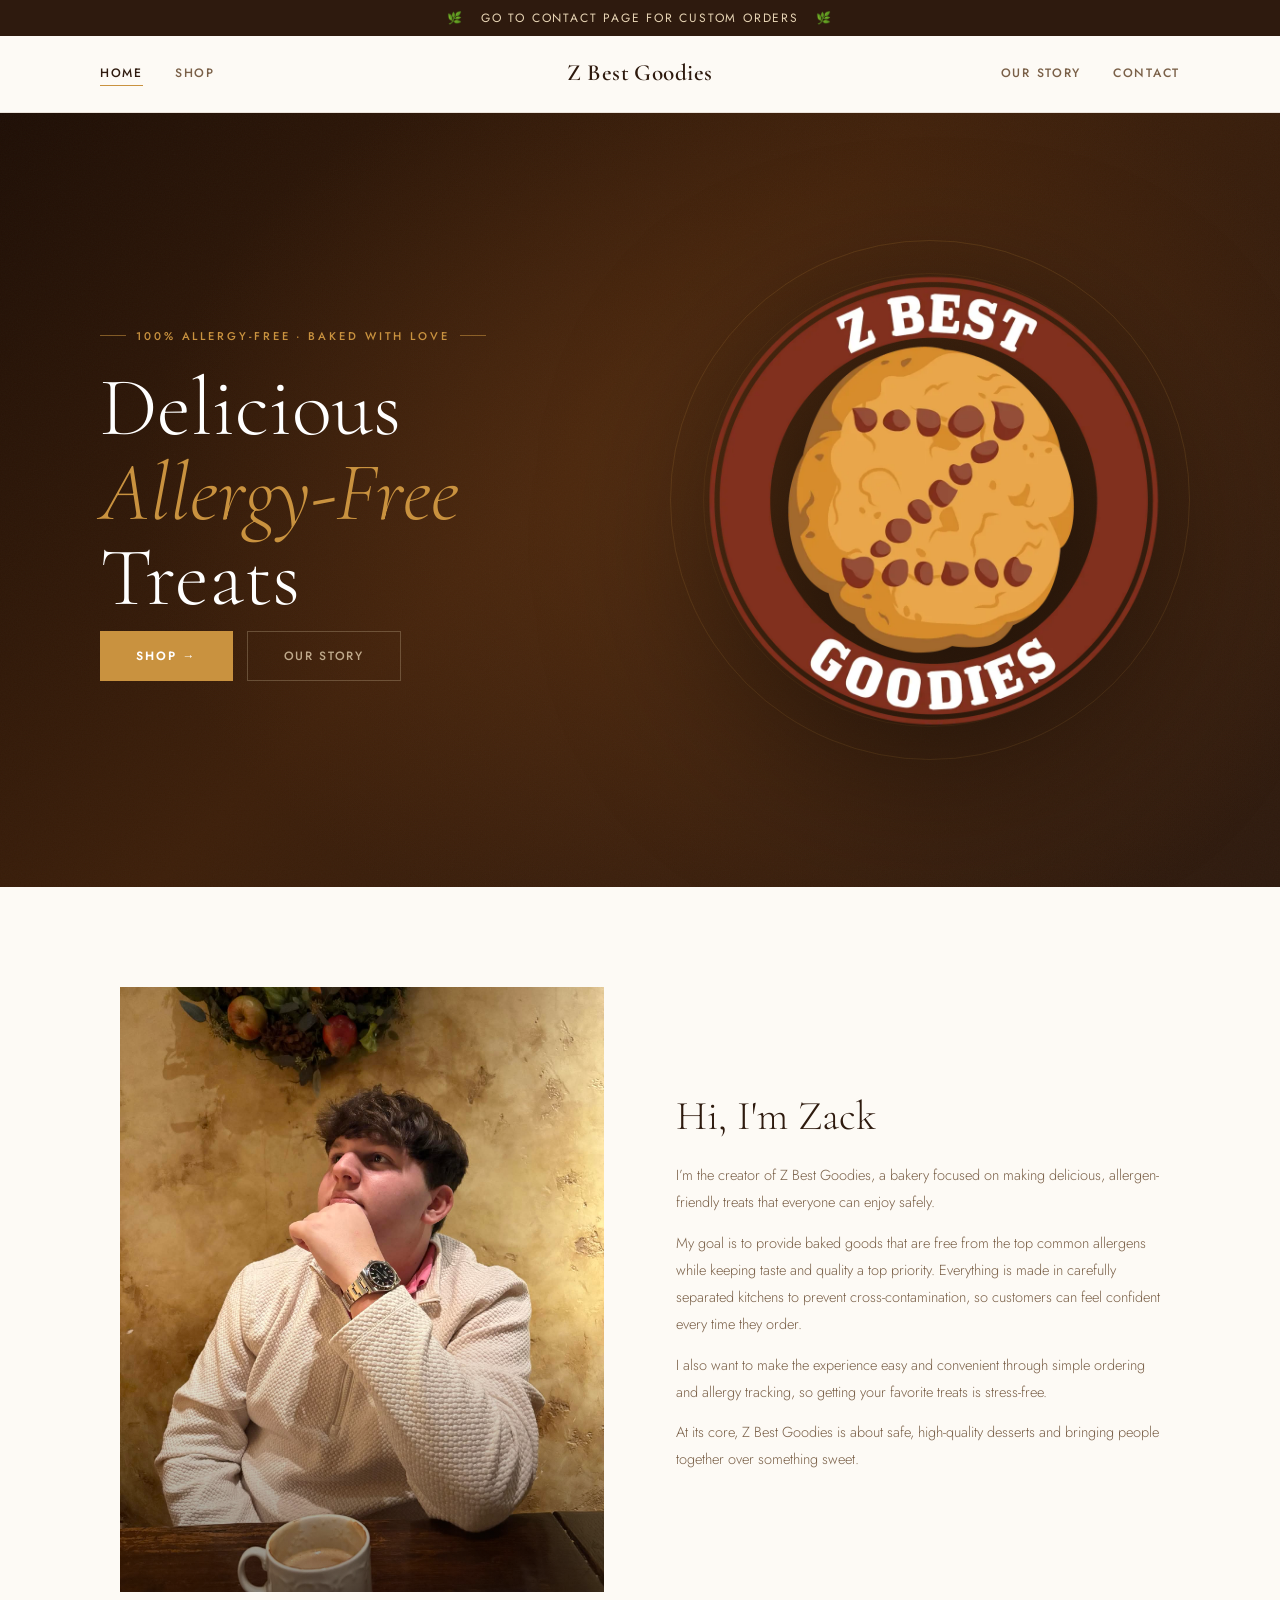
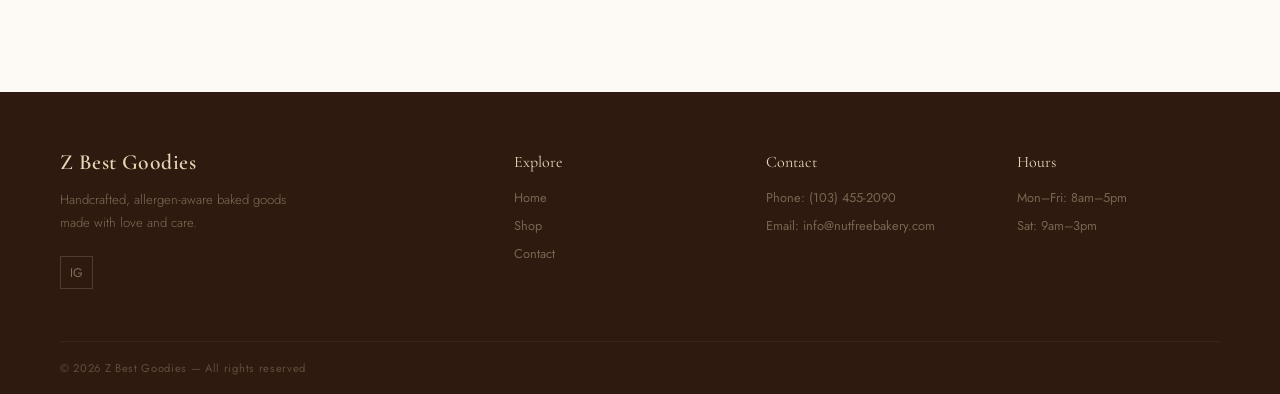
<file: index.html>
<!DOCTYPE html>
<html lang="en">

<head>
    <meta charset="UTF-8">
    <meta name="viewport" content="width=device-width, initial-scale=1.0">
    <title>Z Best Goodies</title>

    <link rel="stylesheet" href="style.css">
    <link href="https://fonts.googleapis.com/css2?family=Cormorant+Garamond&family=Jost&display=swap" rel="stylesheet">
    <link rel="icon" type="image/x-icon" href="/imgs/logo.png">
</head>

<body>

    <div class="announce">🌿 &nbsp; GO TO CONTACT PAGE FOR CUSTOM ORDERS &nbsp; 🌿</div>
    <header>
        <div class="header-inner">
            <nav class="nav-left">
                <a class="active" href="index.html">Home</a>
                <a href="shop.html">Shop</a>
            </nav>

            <div class="logo">
                <span class="logo-name">Z Best Goodies</span>
            </div>

            <div class="nav-right">
                <div class="nav-right-links">
                    <a href="#about-anchor">Our Story</a>
                    <a href="contact.html">Contact</a>
                </div>
            </div>
        </div>
    </header>

    <!-- HERO -->
    <section class="hero">
        <div class="hero-bg"></div>
        <div class="hero-circle"><img src="imgs/logo.png" class="hero-emoji"></div>

        <div class="hero-content">
            <div class="eyebrow">100% Allergy-Free · Baked with Love</div>
            <h1>Delicious <em>Allergy-Free</em> Treats</h1>

            <div class="hero-btns">
                <a href="shop.html" class="btn-primary">Shop →</a>
                <a href="#about-anchor" class="btn-ghost">Our Story</a>
            </div>
        </div>
    </section>

    <!-- ABOUT -->
    <div class="about" id="about-anchor">
        <div class="about-img"><img src="imgs/zack.jpg"></div>
        <div class="about-copy">
            <h2>Hi, I'm Zack</h2>
            <p>I’m the creator of Z Best Goodies, a bakery focused on making delicious, allergen-friendly treats
                that everyone can enjoy safely.</p>

            <p>My goal is to provide baked goods that are free from the top common allergens while keeping taste and
                quality a top priority. Everything is made in carefully separated kitchens to prevent
                cross-contamination, so customers can feel confident every time they order.</p>

            <p>I also want to make the experience easy and convenient through simple ordering and allergy tracking, so
                getting your favorite treats is stress-free.</p>

            <p>At its core, Z Best Goodies is about safe, high-quality desserts and bringing people together over
                something sweet.</p>
        </div>
    </div>

    <footer>
        <div class="footer-grid">
            <div class="f-brand">
                <span class="logo-name">Z Best Goodies</span>
                <p>Handcrafted, allergen-aware baked goods made with love and care.</p>
                <div class="f-social">
                    <a class="fsoc" href="https://www.instagram.com/zbestgoodies/?hl=en" target="_blank"
                        rel="noopener noreferrer">IG</a>
                </div>
            </div>

            <div class="f-col">
                <h4>Explore</h4>
                <ul>
                    <li><a href="index.html">Home</a></li>
                    <li><a href="shop.html">Shop</a></li>
                    <li><a href="contact.html">Contact</a></li>
                </ul>
            </div>

            <div class="f-col">
                <h4>Contact</h4>
                <ul>
                    <li>Phone: (103) 455-2090</li>
                    <li>Email: info@nutfreebakery.com</li>
                </ul>
            </div>

            <div class="f-col">
                <h4>Hours</h4>
                <ul>
                    <li>Mon–Fri: 8am–5pm</li>
                    <li>Sat: 9am–3pm</li>
                </ul>
            </div>
        </div>

        <div class="footer-bottom">© 2026 Z Best Goodies — All rights reserved</div>
    </footer>

    <script src="https://code.jquery.com/jquery-3.7.1.min.js"></script>
    <script src="script.js"></script>
</body>

</html>
</file>
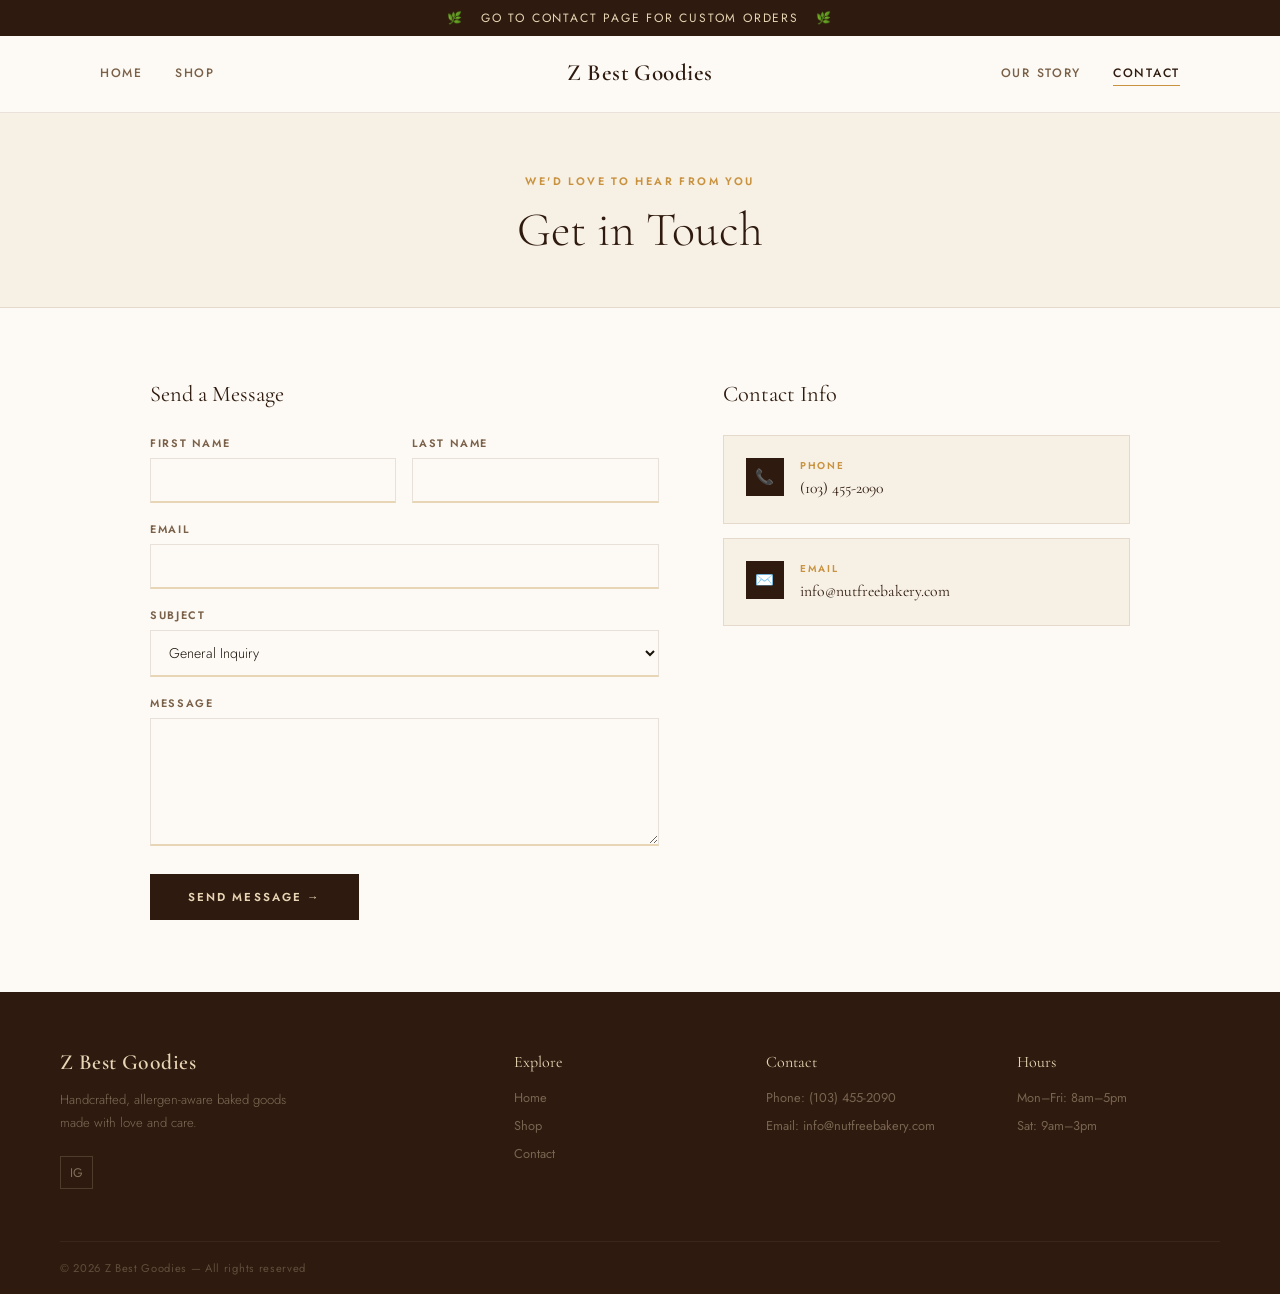
<file: contact.html>
<!DOCTYPE html>
<html lang="en">

<head>
    <meta charset="UTF-8">
    <meta name="viewport" content="width=device-width, initial-scale=1.0">
    <title>Z Best Goodies</title>

    <link rel="stylesheet" href="style.css">
    <link href="https://fonts.googleapis.com/css2?family=Cormorant+Garamond&family=Jost&display=swap" rel="stylesheet">
    <link rel="icon" type="image/x-icon" href="/imgs/logo.png">
</head>

<body>
    <div class="announce">🌿 &nbsp; GO TO CONTACT PAGE FOR CUSTOM ORDERS &nbsp; 🌿</div>
    <header>
        <div class="header-inner">
            <nav class="nav-left">
                <a href="index.html">Home</a>
                <a href="shop.html">Shop</a>
            </nav>

            <div class="logo">
                <span class="logo-name">Z Best Goodies</span>
            </div>

            <div class="nav-right">
                <div class="nav-right-links">
                    <a href="index.html#about-anchor">Our Story</a>
                    <a class="active" href="contact.html">Contact</a>
                </div>
            </div>
        </div>
    </header>

    <div class="page-hero">
        <span class="tag">We'd love to hear from you</span>
        <h1>Get in Touch</h1>
    </div>

    <div class="contact-inner">

        <!-- FORM -->
        <div class="contact-form-section">
            <h2>Send a Message</h2>

            <div class="form-row">
                <div class="field"><label>First Name</label><input type="text"></div>
                <div class="field"><label>Last Name</label><input type="text"></div>
            </div>

            <div class="field"><label>Email</label><input type="email"></div>

            <div class="field">
                <label>Subject</label>
                <select id="subject-select" onchange="subjectChanged(this.value)">
                    <option value="general">General Inquiry</option>
                    <option value="order">Order Question</option>
                    <option value="custom">Custom Order</option>
                </select>
            </div>

            <div id="custom-order-fields" class="hidden">
                <div class="field"><label>Product / Item</label><input type="text"
                        placeholder="e.g. Cookie Cake, 12-inch"></div>
                <div class="field"><label>Details</label><textarea
                        placeholder="Describe custom design, flavors, colors, date needed..."></textarea></div>
                <div class="field"><label>Desired Date</label><input type="date"></div>
            </div>

            <div class="field"><label>Message</label><textarea></textarea></div>

            <button class="btn-send" onclick="sendMessage()">Send Message →</button>
        </div>

        <!-- INFO -->
        <div class="contact-info-section">
            <h2>Contact Info</h2>

            <div class="info-card">
                <div class="info-icon">📞</div>
                <div>
                    <div class="info-lbl">Phone</div>
                    <div class="info-val">(103) 455-2090</div>
                </div>
            </div>

            <div class="info-card">
                <div class="info-icon">✉️</div>
                <div>
                    <div class="info-lbl">Email</div>
                    <div class="info-val">info@nutfreebakery.com</div>
                </div>
            </div>

        </div>

    </div>

    <footer>
        <div class="footer-grid">
            <div class="f-brand">
                <span class="logo-name">Z Best Goodies</span>
                <p>Handcrafted, allergen-aware baked goods made with love and care.</p>
                <div class="f-social">
                    <a class="fsoc" href="https://www.instagram.com/zbestgoodies/?hl=en" target="_blank"
                        rel="noopener noreferrer">IG</a>
                </div>
            </div>

            <div class="f-col">
                <h4>Explore</h4>
                <ul>
                    <li><a href="index.html">Home</a></li>
                    <li><a href="shop.html">Shop</a></li>
                    <li><a href="contact.html">Contact</a></li>
                </ul>
            </div>

            <div class="f-col">
                <h4>Contact</h4>
                <ul>
                    <li>Phone: (103) 455-2090</li>
                    <li>Email: info@nutfreebakery.com</li>
                </ul>
            </div>

            <div class="f-col">
                <h4>Hours</h4>
                <ul>
                    <li>Mon–Fri: 8am–5pm</li>
                    <li>Sat: 9am–3pm</li>
                </ul>
            </div>
        </div>

        <div class="footer-bottom">© 2026 Z Best Goodies — All rights reserved</div>
    </footer>

    <div class="toast" id="toast"></div>

    <script src="https://code.jquery.com/jquery-3.7.1.min.js"></script>
    <script src="script.js"></script>
</body>

</html>
</file>
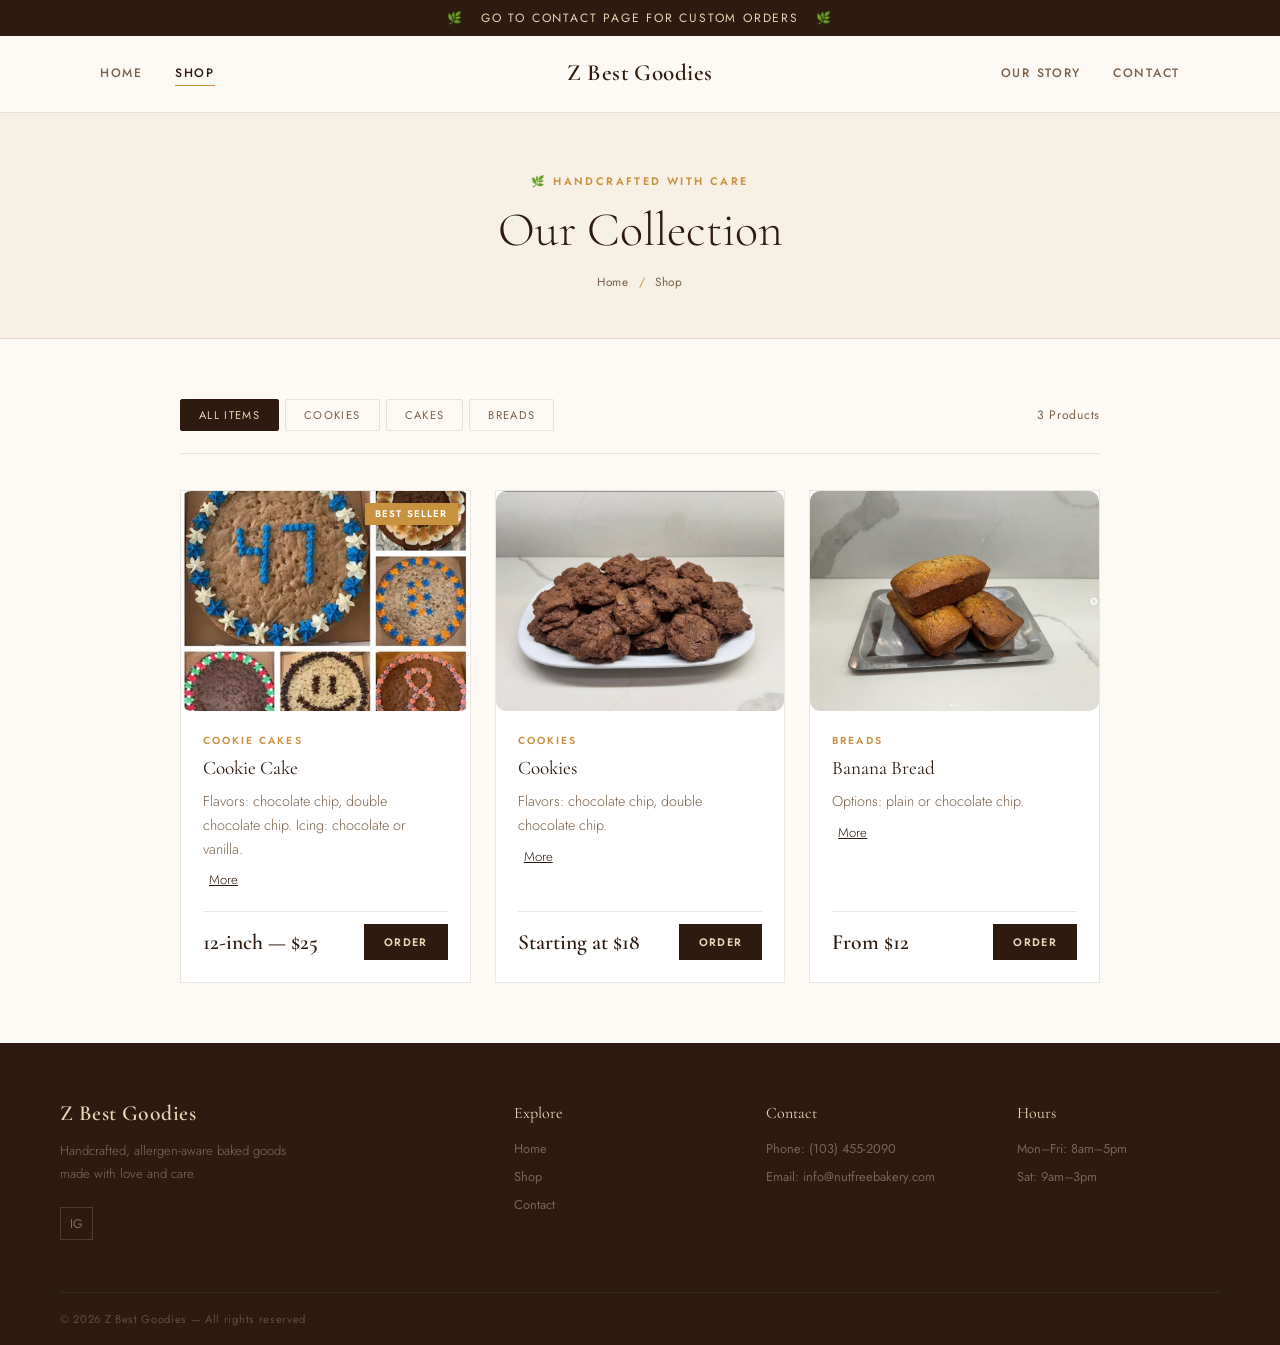
<file: shop.html>
<!DOCTYPE html>
<html lang="en">

<head>
    <meta charset="UTF-8">
    <meta name="viewport" content="width=device-width, initial-scale=1.0">
    <title>Z Best Goodies</title>

    <link rel="stylesheet" href="style.css">
    <link href="https://fonts.googleapis.com/css2?family=Cormorant+Garamond&family=Jost&display=swap" rel="stylesheet">
    <link rel="icon" type="image/x-icon" href="/imgs/logo.png">
</head>

<body>

    <div class="announce">🌿 &nbsp; GO TO CONTACT PAGE FOR CUSTOM ORDERS &nbsp; 🌿</div>
    <header>
        <div class="header-inner">
            <nav class="nav-left">
                <a href="index.html">Home</a>
                <a class="active" href="shop.html">Shop</a>
            </nav>

            <div class="logo">
                <span class="logo-name">Z Best Goodies</span>
            </div>

            <div class="nav-right">
                <div class="nav-right-links">
                    <a href="index.html#about-anchor">Our Story</a>
                    <a href="contact.html">Contact</a>
                </div>
            </div>
        </div>
    </header>

    <div class="page-hero">
        <span class="tag">🌿 Handcrafted with Care</span>
        <h1>Our Collection</h1>
        <div class="breadcrumb">Home <span>/</span> Shop</div>
    </div>

    <div class="shop-inner">

        <div class="shop-toolbar">
            <div class="filter-tabs">
                <button class="ftab active" onclick="filterActive(this)">All Items</button>
                <button class="ftab" onclick="filterActive(this)">Cookies</button>
                <button class="ftab" onclick="filterActive(this)">Cakes</button>
                <button class="ftab" onclick="filterActive(this)">Breads</button>
            </div>
            <span class="shop-count">3 Products</span>
        </div>

        <div class="product-grid">

            <div class="pcard" data-category="cookiecakes">
                <div class="pcard-img">
                    <img src="imgs/cookie-cake.jpg" alt="Cookie Cake" class="pcard-photo">
                    <span class="pcard-badge">Best Seller</span>
                </div>
                <div class="pcard-body">
                    <div class="pcard-cat">Cookie Cakes</div>
                    <div class="pcard-name">Cookie Cake</div>
                    <div class="pcard-desc">
                        <p>Flavors: chocolate chip, double chocolate chip. Icing: chocolate or vanilla.</p>
                        <a class="more-link" onclick="toggleDetails('d1')">More</a>
                        <div id="d1" class="pcard-details hidden">
                            <p>Includes your choice of chocolate or vanilla icing. Vanilla icing can be customized for
                                color. Choose a custom simple design.</p>
                        </div>
                    </div>
                    <div class="pcard-foot">
                        <span class="pcard-price">12-inch — $25</span>
                        <a class="btn-add" href="https://www.instagram.com/zbestgoodies/?hl=en" target="_blank"
                            rel="noopener noreferrer">Order</a>
                    </div>
                </div>
            </div>

            <div class="pcard" data-category="cookies">
                <div class="pcard-img">
                    <img src="imgs/cookies.jpg" alt="Cookies" class="pcard-photo">
                </div>
                <div class="pcard-body">
                    <div class="pcard-cat">Cookies</div>
                    <div class="pcard-name">Cookies</div>
                    <div class="pcard-desc">
                        <p>Flavors: chocolate chip, double chocolate chip.</p>
                        <a class="more-link" onclick="toggleDetails('d2')">More</a>
                        <div id="d2" class="pcard-details hidden">
                            <ul class="pcard-list">
                                <li>2 dozen — $18</li>
                                <li>3 dozen — $24</li>
                                <li>4 dozen — $30</li>
                            </ul>
                        </div>
                    </div>
                    <div class="pcard-foot">
                        <span class="pcard-price">Starting at $18</span>
                        <a class="btn-add" href="https://www.instagram.com/zbestgoodies/?hl=en" target="_blank"
                            rel="noopener noreferrer">Order</a>
                    </div>
                </div>
            </div>

            <div class="pcard" data-category="breads">
                <div class="pcard-img">
                    <img src="imgs/banana-bread.jpg" alt="Banana Bread" class="pcard-photo">
                </div>
                <div class="pcard-body">
                    <div class="pcard-cat">Breads</div>
                    <div class="pcard-name">Banana Bread</div>
                    <div class="pcard-desc">
                        <p>Options: plain or chocolate chip.</p>
                        <a class="more-link" onclick="toggleDetails('d3')">More</a>
                        <div id="d3" class="pcard-details hidden">
                            <ul class="pcard-list">
                                <li>Plain — $12</li>
                                <li>Chocolate chip — $14</li>
                            </ul>
                        </div>
                    </div>
                    <div class="pcard-foot">
                        <span class="pcard-price">From $12</span>
                        <a class="btn-add" href="https://www.instagram.com/zbestgoodies/?hl=en" target="_blank"
                            rel="noopener noreferrer">Order</a>
                    </div>
                </div>
            </div>

        </div>
    </div>

    <footer>
        <div class="footer-grid">
            <div class="f-brand">
                <span class="logo-name">Z Best Goodies</span>
                <p>Handcrafted, allergen-aware baked goods made with love and care.</p>
                <div class="f-social">
                    <a class="fsoc" href="https://www.instagram.com/zbestgoodies/?hl=en" target="_blank"
                        rel="noopener noreferrer">IG</a>
                </div>
            </div>

            <div class="f-col">
                <h4>Explore</h4>
                <ul>
                    <li><a href="index.html">Home</a></li>
                    <li><a href="shop.html">Shop</a></li>
                    <li><a href="contact.html">Contact</a></li>
                </ul>
            </div>

            <div class="f-col">
                <h4>Contact</h4>
                <ul>
                    <li>Phone: (103) 455-2090</li>
                    <li>Email: info@nutfreebakery.com</li>
                </ul>
            </div>

            <div class="f-col">
                <h4>Hours</h4>
                <ul>
                    <li>Mon–Fri: 8am–5pm</li>
                    <li>Sat: 9am–3pm</li>
                </ul>
            </div>
        </div>

        <div class="footer-bottom">© 2026 Z Best Goodies — All rights reserved</div>
    </footer>

    <div class="toast" id="toast"></div>

    <script src="https://code.jquery.com/jquery-3.7.1.min.js"></script>
    <script src="script.js"></script>
</body>

</html>
</file>
<file: style.css>
*,
*::before,
*::after {
    margin: 0;
    padding: 0;
    box-sizing: border-box;
}

:root {
    --ink: #1a1208;
    --espresso: #2e1a0e;
    --walnut: #5c3317;
    --caramel: #a0632a;
    --gold: #c9923f;
    --sand: #e8d5b5;
    --parchment: #f7f0e4;
    --paper: #fdfaf5;
    --white: #ffffff;
    --muted: #7a6048;
    --border: rgba(92, 51, 23, 0.12);
    --serif: 'Cormorant Garamond', Georgia, serif;
    --sans: 'Jost', sans-serif;
    --ease-out: cubic-bezier(0.16, 1, 0.3, 1);
}

html {
    scroll-behavior: smooth;
}

body {
    font-family: var(--sans);
    background: var(--paper);
    color: var(--ink);
    -webkit-font-smoothing: antialiased;
}

a {
    text-decoration: none;
    color: inherit;
}

button {
    cursor: pointer;
    font-family: var(--sans);
}

.announce {
    background: var(--espresso);
    color: var(--sand);
    text-align: center;
    padding: 9px 20px;
    font-size: 0.75rem;
    letter-spacing: 0.15em;
    text-transform: uppercase;
}

/* ── HEADER ── */
header {
    background: rgba(253, 250, 245, 0.96);
    border-bottom: 1px solid var(--border);
    position: sticky;
    top: 0;
    z-index: 200;
    backdrop-filter: blur(12px);
}

.header-inner {
    max-width: 1160px;
    margin: 0 auto;
    padding: 0 40px;
    height: 76px;
    display: grid;
    grid-template-columns: 1fr auto 1fr;
    align-items: center;
}

.nav-left {
    display: flex;
    gap: 32px;
    align-items: center;
}

.nav-left a,
.nav-right-links a {
    font-size: 0.76rem;
    letter-spacing: 0.14em;
    text-transform: uppercase;
    color: var(--muted);
    font-weight: 500;
    position: relative;
    transition: color 0.2s;
    padding-bottom: 2px;
    cursor: pointer;
}

.nav-left a::after,
.nav-right-links a::after {
    content: '';
    position: absolute;
    bottom: -2px;
    left: 0;
    right: 0;
    height: 1px;
    background: var(--gold);
    transform: scaleX(0);
    transform-origin: left;
    transition: transform 0.3s var(--ease-out);
}

.nav-left a:hover,
.nav-right-links a:hover,
.nav-left a.active,
.nav-right-links a.active {
    color: var(--espresso);
}

.nav-left a:hover::after,
.nav-right-links a:hover::after,
.nav-left a.active::after,
.nav-right-links a.active::after {
    transform: scaleX(1);
}

.logo {
    text-align: center;
    cursor: pointer;
}

.logo-mark {
    display: block;
    font-size: 0.6rem;
    letter-spacing: 0.3em;
    text-transform: uppercase;
    color: var(--gold);
    font-weight: 500;
    margin-bottom: 3px;
}

.logo-name {
    font-family: var(--serif);
    font-size: 1.45rem;
    font-weight: 600;
    color: var(--espresso);
    letter-spacing: 0.02em;
    line-height: 1;
}

.nav-right {
    display: flex;
    justify-content: flex-end;
    align-items: center;
    gap: 28px;
}

.nav-right-links {
    display: flex;
    gap: 32px;
}

.nav-icons {
    display: flex;
    gap: 12px;
    align-items: center;
}

.icon-btn {
    background: none;
    border: none;
    color: var(--muted);
    width: 34px;
    height: 34px;
    display: flex;
    align-items: center;
    justify-content: center;
    border-radius: 50%;
    transition: background 0.2s, color 0.2s;
    font-size: 1rem;
}

.icon-btn:hover {
    background: var(--sand);
    color: var(--espresso);
}

/* ── PAGES ── */
.page {
    display: none;
    animation: fadeUp 0.45s var(--ease-out) both;
}

.page.active {
    display: block;
}

@keyframes fadeUp {
    from {
        opacity: 0;
        transform: translateY(16px);
    }

    to {
        opacity: 1;
        transform: translateY(0);
    }
}

/* ═══════════════════════════════════════
   HOME
═══════════════════════════════════════ */
.hero {
    position: relative;
    min-height: 86vh;
    display: flex;
    align-items: center;
    overflow: hidden;
    background: var(--espresso);
}

.hero-bg {
    position: absolute;
    inset: 0;
    background: radial-gradient(ellipse 70% 90% at 60% 50%, rgba(100, 55, 20, 0.6) 0%, transparent 70%),
        linear-gradient(135deg, #1e0e05 0%, #3d1f0a 45%, #2e1a0e 100%);
}

.hero-bg::after {
    content: '';
    position: absolute;
    inset: 0;
    opacity: 0.5;
    background-image: url("data:image/svg+xml,%3Csvg xmlns='http://www.w3.org/2000/svg' width='300' height='300'%3E%3Cfilter id='n'%3E%3CfeTurbulence type='fractalNoise' baseFrequency='0.75' numOctaves='4' stitchTiles='stitch'/%3E%3C/filter%3E%3Crect width='300' height='300' filter='url(%23n)' opacity='0.06'/%3E%3C/svg%3E");
}

.hero-circle {
    position: absolute;
    right: 7%;
    top: 50%;
    transform: translateY(-50%);
    width: min(44vw, 520px);
    aspect-ratio: 1;
    border-radius: 50%;
    border: 1px solid rgba(201, 146, 63, 0.18);
    display: flex;
    align-items: center;
    justify-content: center;
}

.hero-circle::before {
    content: '';
    position: absolute;
    inset: 32px;
    border-radius: 50%;
    border: 1px solid rgba(201, 146, 63, 0.1);
}

.hero-emoji {
    filter: drop-shadow(0 40px 80px rgba(0, 0, 0, 0.55));
    animation: bob 7s ease-in-out infinite;
    position: relative;
    z-index: 1;
    width: 90%;
}

@keyframes bob {

    0%,
    100% {
        transform: translateY(0) rotate(-4deg);
    }

    50% {
        transform: translateY(-20px) rotate(4deg);
    }
}

.hero-content {
    position: relative;
    z-index: 2;
    max-width: 1160px;
    margin: 0 auto;
    padding: 80px 40px;
    width: 100%;
}

.eyebrow {
    display: inline-flex;
    align-items: center;
    gap: 10px;
    font-size: 0.7rem;
    letter-spacing: 0.26em;
    text-transform: uppercase;
    color: var(--gold);
    font-weight: 500;
    margin-bottom: 22px;
}

.eyebrow::before,
.eyebrow::after {
    content: '';
    width: 26px;
    height: 1px;
    background: var(--gold);
    opacity: 0.55;
}

.hero h1 {
    font-family: var(--serif);
    font-size: clamp(3.2rem, 6.5vw, 5.8rem);
    font-weight: 300;
    color: var(--white);
    line-height: 1.02;
    margin-bottom: 10px;
    max-width: 540px;
}

.hero h1 em {
    font-style: italic;
    color: var(--gold);
}

.hero-sub {
    font-size: 0.85rem;
    color: rgba(232, 213, 181, 0.55);
    letter-spacing: 0.12em;
    margin-bottom: 50px;
    font-weight: 300;
}

.hero-btns {
    display: flex;
    gap: 14px;
    flex-wrap: wrap;
}

.btn-primary {
    display: inline-flex;
    align-items: center;
    gap: 8px;
    background: var(--gold);
    color: var(--white);
    border: none;
    padding: 15px 36px;
    font-size: 0.75rem;
    font-weight: 600;
    letter-spacing: 0.16em;
    text-transform: uppercase;
    transition: all 0.3s var(--ease-out);
}

.btn-primary:hover {
    background: var(--caramel);
    transform: translateY(-2px);
    box-shadow: 0 14px 44px rgba(201, 146, 63, 0.32);
}

.btn-ghost {
    display: inline-flex;
    align-items: center;
    gap: 8px;
    background: transparent;
    color: rgba(232, 213, 181, 0.75);
    border: 1px solid rgba(232, 213, 181, 0.25);
    padding: 15px 36px;
    font-size: 0.75rem;
    font-weight: 500;
    letter-spacing: 0.14em;
    text-transform: uppercase;
    transition: all 0.3s var(--ease-out);
}

.btn-ghost:hover {
    background: rgba(255, 255, 255, 0.07);
    border-color: rgba(232, 213, 181, 0.5);
    transform: translateY(-2px);
}

/* STATS */
.stats {
    background: var(--parchment);
    border-bottom: 1px solid var(--border);
}

.stats-inner {
    max-width: 1000px;
    margin: 0 auto;
    padding: 36px 40px;
    display: flex;
    justify-content: center;
}

.stat {
    flex: 1;
    text-align: center;
    padding: 0 36px;
    border-right: 1px solid var(--border);
    max-width: 220px;
}

.stat:last-child {
    border-right: none;
}

.stat-n {
    display: block;
    font-family: var(--serif);
    font-size: 2.4rem;
    font-weight: 600;
    color: var(--espresso);
    line-height: 1;
}

.stat-l {
    display: block;
    font-size: 0.68rem;
    letter-spacing: 0.14em;
    text-transform: uppercase;
    color: var(--muted);
    margin-top: 7px;
}

/* ABOUT */
.about {
    max-width: 1120px;
    margin: 0 auto;
    padding: 100px 40px;
    display: grid;
    grid-template-columns: 1fr 1fr;
    gap: 72px;
    align-items: center;
}

.about-visual {
    position: relative;
}

.about-img {
    width: 100%;
    aspect-ratio: 4/5;
    background: linear-gradient(145deg, #3d200f, #6b3a1f 50%, #9a5a30);
    display: flex;
    align-items: center;
    justify-content: center;
    font-size: 7rem;
    position: relative;
    overflow: hidden;
}

/* If an <img> is placed inside .about-img, make it cover the area */
.about-img img {
    width: 100%;
    height: 100%;
    object-fit: cover;
    display: block;
}

/* Slightly smaller emoji on tighter screens */
@media (max-width: 900px) {
    .about-img {
        font-size: 5rem;
    }
}

@media (max-width: 600px) {
    .about-img {
        font-size: 3.6rem;
    }
}

.about-img::after {
    content: '';
    position: absolute;
    inset: 0;
    background: linear-gradient(to bottom, transparent 55%, rgba(20, 10, 3, 0.5));
}

.about-badge {
    position: absolute;
    bottom: -20px;
    right: -20px;
    width: 108px;
    height: 108px;
    background: var(--gold);
    border-radius: 50%;
    display: flex;
    flex-direction: column;
    align-items: center;
    justify-content: center;
    border: 4px solid var(--paper);
    box-shadow: 0 10px 36px rgba(201, 146, 63, 0.38);
}

.badge-n {
    font-family: var(--serif);
    font-size: 1.55rem;
    font-weight: 600;
    color: var(--white);
    line-height: 1;
}

.badge-t {
    font-size: 0.58rem;
    letter-spacing: 0.1em;
    text-transform: uppercase;
    color: rgba(255, 255, 255, 0.85);
    text-align: center;
}

.about-copy .tag {
    display: inline-flex;
    align-items: center;
    gap: 8px;
    font-size: 0.68rem;
    letter-spacing: 0.22em;
    text-transform: uppercase;
    color: var(--gold);
    font-weight: 600;
    margin-bottom: 18px;
}

.about-copy .tag::before {
    content: '';
    width: 22px;
    height: 1px;
    background: var(--gold);
}

.about-copy h2 {
    font-family: var(--serif);
    font-size: clamp(2rem, 3.2vw, 2.7rem);
    font-weight: 300;
    color: var(--espresso);
    line-height: 1.18;
    margin-bottom: 22px;
}

.about-copy h2 em {
    font-style: italic;
}

.about-copy p {
    font-size: 0.91rem;
    line-height: 1.85;
    color: var(--muted);
    margin-bottom: 14px;
    font-weight: 300;
}

.signature {
    font-family: var(--serif);
    font-size: 1.65rem;
    font-style: italic;
    color: var(--caramel);
    margin-top: 28px;
}

/* FEATURED */
.featured {
    background: var(--espresso);
    padding: 84px 40px;
    text-align: center;
}

.section-eyebrow {
    font-size: 0.68rem;
    letter-spacing: 0.24em;
    text-transform: uppercase;
    color: var(--gold);
    font-weight: 600;
    display: block;
    margin-bottom: 12px;
}

.featured h2 {
    font-family: var(--serif);
    font-size: clamp(1.8rem, 2.8vw, 2.4rem);
    color: var(--white);
    font-weight: 300;
    margin-bottom: 54px;
}

.feat-grid {
    max-width: 900px;
    margin: 0 auto;
    display: grid;
    grid-template-columns: repeat(3, 1fr);
    gap: 2px;
}

.feat-card {
    background: rgba(255, 255, 255, 0.04);
    padding: 42px 26px;
    transition: background 0.3s;
    cursor: pointer;
}

.feat-card:hover {
    background: rgba(255, 255, 255, 0.09);
}

.feat-icon {
    font-size: 2.8rem;
    margin-bottom: 16px;
}

.feat-name {
    font-family: var(--serif);
    font-size: 1.1rem;
    color: var(--sand);
    margin-bottom: 8px;
    line-height: 1.3;
}

.feat-price {
    font-size: 0.78rem;
    color: var(--gold);
    letter-spacing: 0.08em;
    font-weight: 600;
}

.feat-cta {
    margin-top: 14px;
    font-size: 0.67rem;
    letter-spacing: 0.14em;
    text-transform: uppercase;
    color: rgba(232, 213, 181, 0.35);
    transition: color 0.2s;
}

.feat-card:hover .feat-cta {
    color: var(--gold);
}

/* ═══════════════════════════════════════
   SHOP
═══════════════════════════════════════ */
.page-hero {
    background: var(--parchment);
    border-bottom: 1px solid var(--border);
    padding: 60px 40px 48px;
    text-align: center;
}

.page-hero .tag {
    font-size: 0.68rem;
    letter-spacing: 0.22em;
    text-transform: uppercase;
    color: var(--gold);
    font-weight: 600;
    display: block;
    margin-bottom: 12px;
}

.page-hero h1 {
    font-family: var(--serif);
    font-size: clamp(2rem, 4vw, 3rem);
    font-weight: 300;
    color: var(--espresso);
}

.breadcrumb {
    font-size: 0.74rem;
    letter-spacing: 0.06em;
    color: var(--muted);
    margin-top: 14px;
}

.breadcrumb span {
    color: var(--gold);
    margin: 0 5px;
}

.shop-inner {
    max-width: 1000px;
    margin: 0 auto;
    padding: 60px 40px;
}

.shop-toolbar {
    display: flex;
    align-items: center;
    justify-content: space-between;
    margin-bottom: 36px;
    padding-bottom: 22px;
    border-bottom: 1px solid var(--border);
}

.filter-tabs {
    display: flex;
    gap: 6px;
}

.ftab {
    background: none;
    border: 1px solid var(--border);
    padding: 7px 18px;
    font-size: 0.7rem;
    letter-spacing: 0.12em;
    text-transform: uppercase;
    color: var(--muted);
    transition: all 0.2s;
    border-radius: 2px;
}

.ftab.active,
.ftab:hover {
    background: var(--espresso);
    color: var(--sand);
    border-color: var(--espresso);
}

.shop-count {
    font-size: 0.76rem;
    color: var(--muted);
    letter-spacing: 0.06em;
}

.product-grid {
    display: grid;
    grid-template-columns: repeat(auto-fill, minmax(285px, 1fr));
    gap: 24px;
}

/* Make all cards match height within the grid */
.product-grid {
    grid-auto-rows: 1fr;
}

.pcard {
    background: var(--white);
    border: 1px solid var(--border);
    overflow: hidden;
    transition: box-shadow 0.3s var(--ease-out), transform 0.3s var(--ease-out);
}

.pcard {
    display: flex;
    flex-direction: column;
    height: 100%;
}

.pcard:hover {
    box-shadow: 0 18px 54px rgba(30, 15, 5, 0.11);
    transform: translateY(-5px);
}

.pcard-img {
    aspect-ratio: 4/3;
    background: linear-gradient(135deg, var(--parchment), var(--sand));
    display: flex;
    align-items: center;
    justify-content: center;
    font-size: 4.5rem;
    position: relative;
}

.pcard-badge {
    position: absolute;
    top: 12px;
    right: 12px;
    background: var(--gold);
    color: var(--white);
    font-size: 0.6rem;
    letter-spacing: 0.12em;
    text-transform: uppercase;
    padding: 4px 10px;
    font-weight: 600;
}

.pcard-body {
    padding: 22px;
}

.pcard-body {
    flex: 1 1 auto;
    display: flex;
    flex-direction: column;
}

.pcard-desc {
    margin-bottom: 16px;
}

.pcard-desc p {
    margin-bottom: 8px;
    font-size: 0.9rem;
}

.pcard-desc small {
    color: var(--muted);
    display: block;
    margin-top: 6px;
}

.pcard-list {
    list-style: none;
    padding: 0;
    margin: 0;
    display: grid;
    gap: 6px;
}

.pcard-list li {
    font-size: 0.95rem;
    color: var(--ink);
}

/* Small "more info" link and hidden details */
.more-link {
    font-size: 0.82rem;
    color: var(--espresso);
    text-decoration: underline;
    cursor: pointer;
    margin-left: 6px;
}

.pcard-details {
    margin-top: 10px;
    font-size: 0.9rem;
    color: var(--muted);
}

.hidden {
    display: none;
}

.pcard-cat {
    font-size: 0.64rem;
    letter-spacing: 0.2em;
    text-transform: uppercase;
    color: var(--gold);
    font-weight: 600;
    margin-bottom: 8px;
}

.pcard-name {
    font-family: var(--serif);
    font-size: 1.2rem;
    color: var(--espresso);
    margin-bottom: 10px;
    line-height: 1.25;
}

.pcard-desc {
    font-size: 0.82rem;
    color: var(--muted);
    line-height: 1.65;
    margin-bottom: 20px;
    font-weight: 300;
}

.pcard-foot {
    display: flex;
    align-items: center;
    justify-content: space-between;
    margin-top: auto;
    padding-top: 12px;
    gap: 12px;
    border-top: 1px solid var(--border);
}

.pcard-price {
    font-family: var(--serif);
    font-size: 1.35rem;
    font-weight: 600;
    color: var(--espresso);
}

.btn-add {
    background: var(--espresso);
    color: var(--sand);
    border: none;
    padding: 10px 20px;
    font-size: 0.68rem;
    font-weight: 600;
    letter-spacing: 0.12em;
    text-transform: uppercase;
    transition: all 0.22s;
}

.btn-add:hover {
    background: var(--walnut);
    transform: translateY(-1px);
}

/* ═══════════════════════════════════════
   CONTACT
═══════════════════════════════════════ */
.contact-inner {
    max-width: 1060px;
    margin: 0 auto;
    padding: 72px 40px;
    display: grid;
    grid-template-columns: 5fr 4fr;
    gap: 64px;
}

.contact-form-section h2,
.contact-info-section h2 {
    font-family: var(--serif);
    font-size: 1.4rem;
    font-weight: 400;
    color: var(--espresso);
    margin-bottom: 28px;
}

.form-row {
    display: grid;
    grid-template-columns: 1fr 1fr;
    gap: 16px;
}

.field {
    margin-bottom: 18px;
}

.field label {
    display: block;
    font-size: 0.68rem;
    letter-spacing: 0.15em;
    text-transform: uppercase;
    color: var(--muted);
    font-weight: 600;
    margin-bottom: 7px;
}

.field input,
.field select,
.field textarea {
    width: 100%;
    background: var(--paper);
    border: 1px solid var(--border);
    border-bottom: 2px solid var(--sand);
    padding: 11px 14px;
    font-family: var(--sans);
    font-size: 0.88rem;
    color: var(--ink);
    outline: none;
    transition: border-color 0.2s, background 0.2s;
    font-weight: 300;
    border-radius: 0;
}

.field input:focus,
.field select:focus,
.field textarea:focus {
    border-bottom-color: var(--gold);
    background: var(--white);
}

.field textarea {
    resize: vertical;
    min-height: 128px;
}

.btn-send {
    background: var(--espresso);
    color: var(--sand);
    border: none;
    padding: 15px 38px;
    font-size: 0.72rem;
    font-weight: 600;
    letter-spacing: 0.18em;
    text-transform: uppercase;
    transition: all 0.28s var(--ease-out);
    display: inline-flex;
    align-items: center;
    gap: 8px;
    margin-top: 4px;
}

.btn-send:hover {
    background: var(--walnut);
    transform: translateY(-2px);
    box-shadow: 0 8px 28px rgba(30, 15, 5, 0.17);
}

.info-card {
    background: var(--parchment);
    border: 1px solid var(--border);
    padding: 22px 22px;
    margin-bottom: 14px;
    display: flex;
    gap: 16px;
    align-items: flex-start;
    transition: box-shadow 0.2s;
}

.info-card:hover {
    box-shadow: 0 6px 22px rgba(30, 15, 5, 0.06);
}

.info-icon {
    width: 38px;
    height: 38px;
    background: var(--espresso);
    display: flex;
    align-items: center;
    justify-content: center;
    font-size: 0.95rem;
    color: var(--sand);
    flex-shrink: 0;
}

.info-lbl {
    font-size: 0.62rem;
    letter-spacing: 0.18em;
    text-transform: uppercase;
    color: var(--gold);
    font-weight: 600;
    margin-bottom: 5px;
}

.info-val {
    font-family: var(--serif);
    font-size: 0.98rem;
    color: var(--espresso);
    line-height: 1.45;
}

/* Product image sizing: make all product photos uniform */
.pcard-img {
    position: relative;
    width: 100%;
    height: 220px;
    overflow: hidden;
    border-radius: 10px;
    background: var(--paper);
    display: flex;
    align-items: center;
    justify-content: center;
}

.pcard-img .pcard-photo {
    width: 100%;
    height: 100%;
    object-fit: cover;
    display: block;
}

@media (max-width: 900px) {
    .pcard-img {
        height: 180px;
    }
}

@media (max-width: 600px) {
    .pcard-img {
        height: 140px;
    }
}

.info-val small {
    display: block;
    font-size: 0.78rem;
    color: var(--muted);
    font-family: var(--sans);
    font-weight: 300;
    margin-top: 2px;
}

.hours-grid {
    display: grid;
    grid-template-columns: auto 1fr;
    gap: 3px 14px;
    margin-top: 4px;
}

.hday {
    font-size: 0.78rem;
    color: var(--muted);
    font-family: var(--sans);
}

.htime {
    font-size: 0.78rem;
    color: var(--espresso);
    font-family: var(--sans);
}

.social-group {
    margin-top: 26px;
}

.social-group p {
    font-size: 0.68rem;
    letter-spacing: 0.16em;
    text-transform: uppercase;
    color: var(--muted);
    margin-bottom: 10px;
}

.social-pills {
    display: flex;
    gap: 8px;
    flex-wrap: wrap;
}

.spill {
    display: inline-flex;
    align-items: center;
    gap: 6px;
    background: none;
    border: 1px solid var(--border);
    padding: 8px 15px;
    font-size: 0.7rem;
    letter-spacing: 0.1em;
    text-transform: uppercase;
    color: var(--muted);
    transition: all 0.2s;
    font-weight: 600;
}

.spill:hover {
    background: var(--espresso);
    color: var(--sand);
    border-color: var(--espresso);
}

/* ── FOOTER ── */
footer {
    background: var(--espresso);
    padding: 60px 40px 0;
}

.footer-grid {
    max-width: 1160px;
    margin: 0 auto;
    display: grid;
    grid-template-columns: 2fr 1fr 1fr 1fr;
    gap: 48px;
    padding-bottom: 52px;
    border-bottom: 1px solid rgba(255, 255, 255, 0.06);
}

.f-brand .logo-name {
    color: var(--sand);
    font-size: 1.35rem;
    display: block;
    margin-bottom: 14px;
}

.f-brand p {
    font-size: 0.82rem;
    color: rgba(232, 213, 181, 0.45);
    line-height: 1.78;
    font-weight: 300;
    max-width: 250px;
}

.f-social {
    display: flex;
    gap: 9px;
    margin-top: 22px;
}

.fsoc {
    width: 33px;
    height: 33px;
    border: 1px solid rgba(232, 213, 181, 0.18);
    background: none;
    color: rgba(232, 213, 181, 0.45);
    display: flex;
    align-items: center;
    justify-content: center;
    font-size: 0.78rem;
    transition: all 0.2s;
}

.fsoc:hover {
    border-color: var(--gold);
    color: var(--gold);
}

.f-col h4 {
    font-family: var(--serif);
    font-size: 1rem;
    color: var(--sand);
    margin-bottom: 16px;
    font-weight: 400;
}

.f-col ul {
    list-style: none;
}

.f-col ul li {
    margin-bottom: 9px;
    font-size: 0.8rem;
    color: rgba(232, 213, 181, 0.4);
    cursor: pointer;
    transition: color 0.2s;
}

.f-col ul li:hover {
    color: var(--sand);
}

.footer-bottom {
    max-width: 1160px;
    margin: 0 auto;
    padding: 18px 0;
    display: flex;
    justify-content: space-between;
    align-items: center;
    font-size: 0.7rem;
    color: rgba(232, 213, 181, 0.28);
    letter-spacing: 0.06em;
}

.pay-row {
    display: flex;
    gap: 7px;
}

.pay {
    background: rgba(255, 255, 255, 0.05);
    border: 1px solid rgba(255, 255, 255, 0.07);
    padding: 3px 8px;
    font-size: 0.63rem;
    letter-spacing: 0.08em;
    color: rgba(232, 213, 181, 0.35);
    text-transform: uppercase;
}

/* ── TOAST ── */
.toast {
    position: fixed;
    bottom: 30px;
    left: 50%;
    transform: translateX(-50%) translateY(72px);
    background: var(--espresso);
    color: var(--sand);
    padding: 13px 30px;
    font-size: 0.8rem;
    letter-spacing: 0.06em;
    box-shadow: 0 8px 36px rgba(30, 15, 5, 0.32);
    border-left: 3px solid var(--gold);
    transition: transform 0.45s var(--ease-out), opacity 0.28s;
    z-index: 999;
    white-space: nowrap;
    pointer-events: none;
    opacity: 0;
}

.toast.show {
    transform: translateX(-50%) translateY(0);
    opacity: 1;
}

/* ── RESPONSIVE ── */
@media (max-width: 900px) {
    .nav-left {
        display: none;
    }

    .header-inner {
        grid-template-columns: auto 1fr;
    }

    .logo {
        text-align: left;
    }

    .nav-right {
        gap: 14px;
    }

    .hero-circle {
        display: none;
    }

    .about {
        grid-template-columns: 1fr;
        gap: 44px;
    }

    .feat-grid {
        grid-template-columns: 1fr;
        gap: 2px;
    }

    .footer-grid {
        grid-template-columns: 1fr 1fr;
        gap: 36px;
    }

    .contact-inner {
        grid-template-columns: 1fr;
    }

    .form-row {
        grid-template-columns: 1fr;
    }
}

@media (max-width: 600px) {

    .header-inner,
    .hero-content,
    .stats-inner,
    .about,
    .featured,
    .shop-inner,
    .page-hero,
    .contact-inner,
    footer {
        padding-left: 20px;
        padding-right: 20px;
    }

    .stats-inner {
        flex-wrap: wrap;
    }

    .stat {
        border-right: none;
        min-width: 45%;
    }

    .footer-grid {
        grid-template-columns: 1fr;
    }

    .footer-bottom {
        flex-direction: column;
        gap: 12px;
        text-align: center;
    }

    .product-grid {
        grid-template-columns: 1fr;
    }
}
</file>
